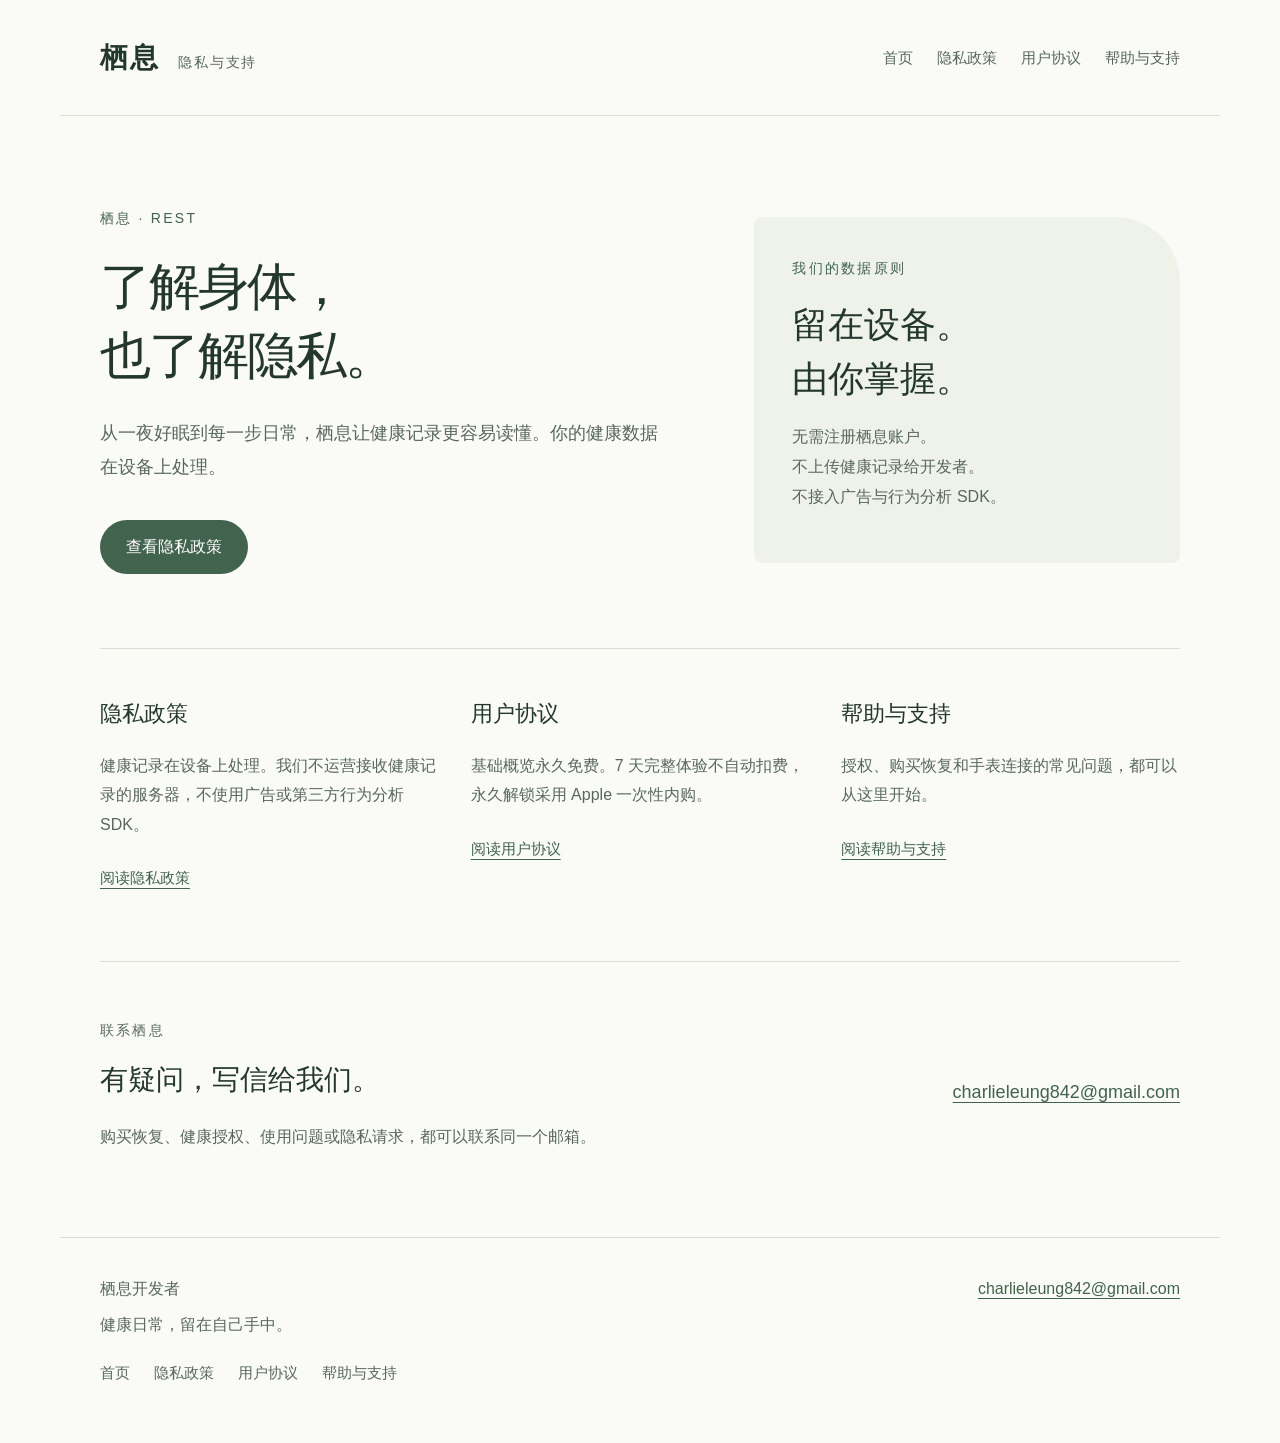
<file: index.html>
<!doctype html>
<html lang="zh-CN"><head><meta charset="utf-8"><meta name="viewport" content="width=device-width, initial-scale=1">
<meta name="description" content="栖息的隐私政策、用户协议和帮助中心。了解健康数据处理、7 天体验与 Apple 买断规则。"><meta name="color-scheme" content="light dark">
<meta http-equiv="Content-Security-Policy" content="default-src 'self'; style-src 'self'; img-src 'self' data:; base-uri 'none'; form-action 'none'">
<title>隐私与支持 · 栖息</title><link rel="stylesheet" href="styles.css"></head><body>
<a class="skip" href="#main">跳至正文</a><header><a class="brand" href="./">栖息<span>隐私与支持</span></a><nav aria-label="网站导航"><a href="./">首页</a><a href="privacy.html">隐私政策</a><a href="terms.html">用户协议</a><a href="support.html">帮助与支持</a></nav></header>
<main id="main"><section class="hero"><div><p class="eyebrow">栖息 · REST</p><h1>了解身体，<br>也了解隐私。</h1><p class="lead">从一夜好眠到每一步日常，栖息让健康记录更容易读懂。你的健康数据在设备上处理。</p><a class="button" href="privacy.html">查看隐私政策</a></div><div class="privacy-note"><span class="note-label">我们的数据原则</span><h2>留在设备。<br>由你掌握。</h2><p>无需注册栖息账户。<br>不上传健康记录给开发者。<br>不接入广告与行为分析 SDK。</p></div></section>
<section class="documents" aria-label="政策与支持"><a class="document-link" href="privacy.html"><h2>隐私政策</h2><p>健康记录在设备上处理。我们不运营接收健康记录的服务器，不使用广告或第三方行为分析 SDK。</p><span>阅读隐私政策</span></a><a class="document-link" href="terms.html"><h2>用户协议</h2><p>基础概览永久免费。7 天完整体验不自动扣费，永久解锁采用 Apple 一次性内购。</p><span>阅读用户协议</span></a><a class="document-link" href="support.html"><h2>帮助与支持</h2><p>授权、购买恢复和手表连接的常见问题，都可以从这里开始。</p><span>阅读帮助与支持</span></a></section>
<section class="contact"><div><p class="eyebrow">联系栖息</p><h2>有疑问，写信给我们。</h2><p>购买恢复、健康授权、使用问题或隐私请求，都可以联系同一个邮箱。</p></div><a href="mailto:charlieleung842@gmail.com">charlieleung842@gmail.com</a></section></main><footer><div><strong>栖息开发者</strong><a href="mailto:charlieleung842@gmail.com">charlieleung842@gmail.com</a></div><p>健康日常，留在自己手中。</p><nav aria-label="页脚导航"><a href="./">首页</a><a href="privacy.html">隐私政策</a><a href="terms.html">用户协议</a><a href="support.html">帮助与支持</a></nav></footer></body></html>
</file>
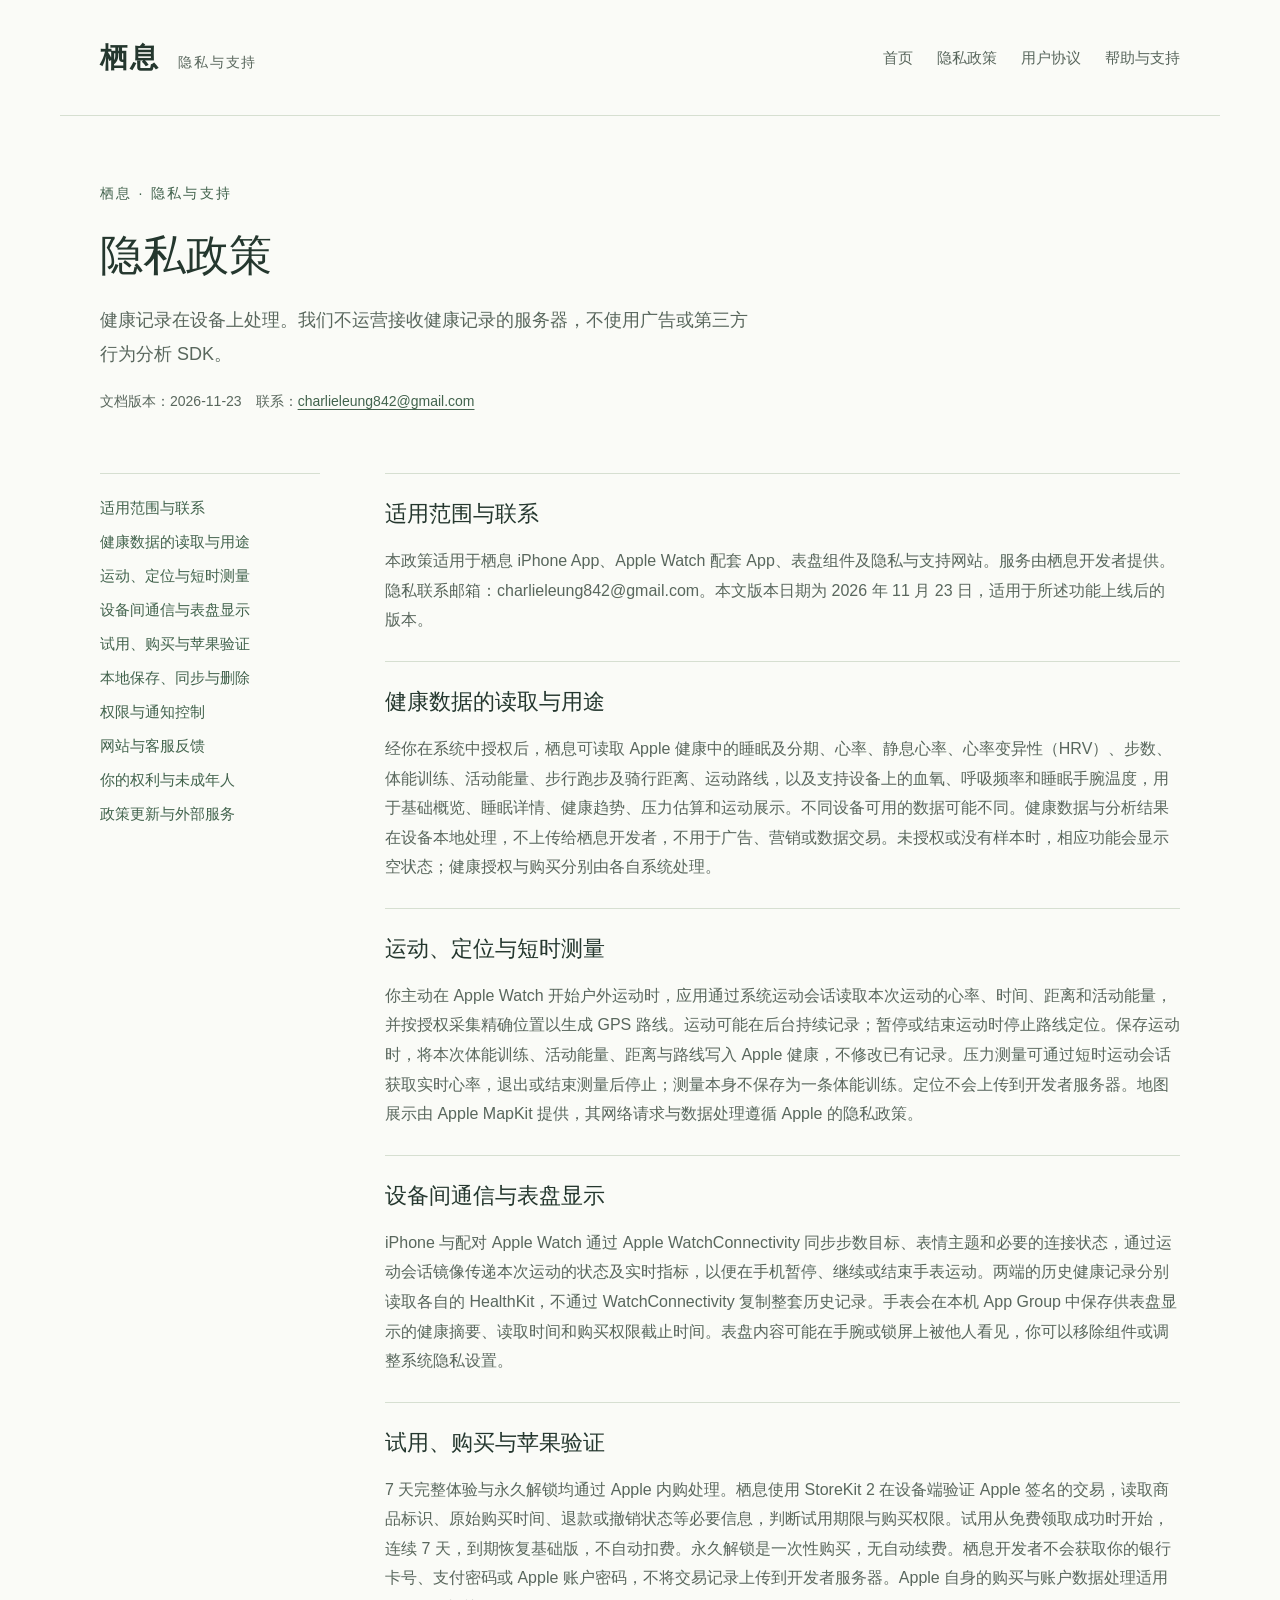
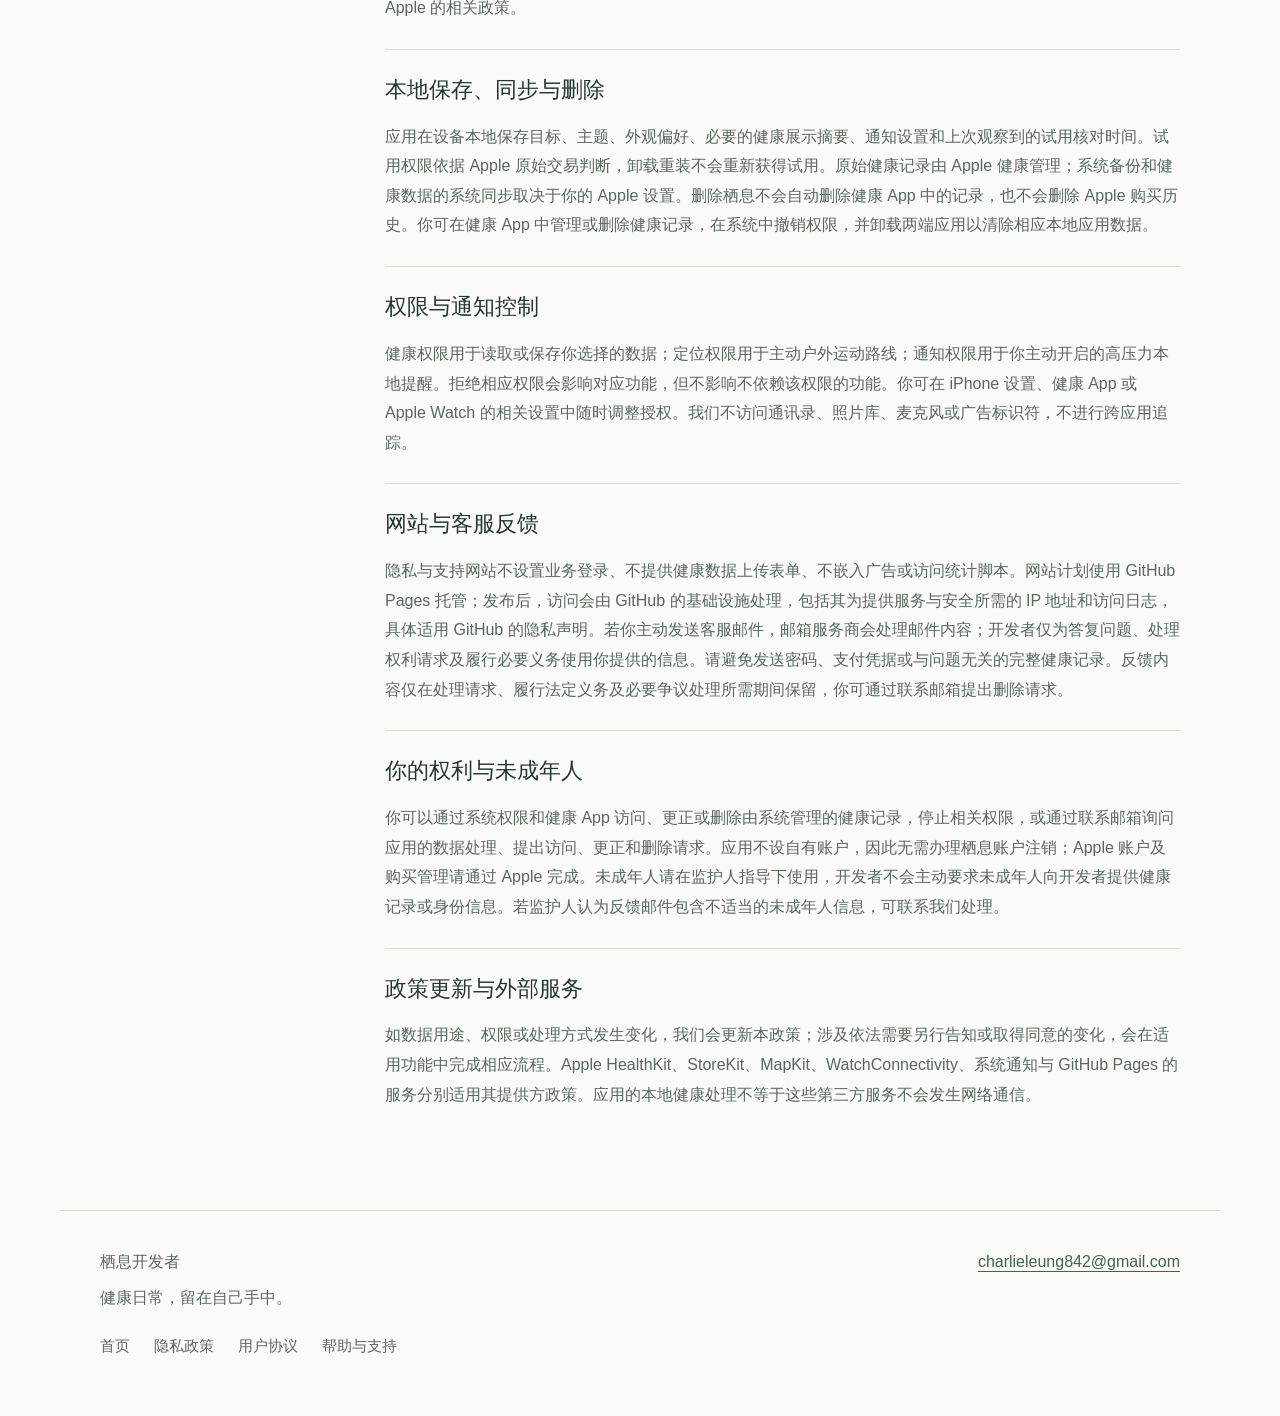
<file: privacy.html>
<!doctype html>
<html lang="zh-CN"><head><meta charset="utf-8"><meta name="viewport" content="width=device-width, initial-scale=1">
<meta name="description" content="健康记录在设备上处理。我们不运营接收健康记录的服务器，不使用广告或第三方行为分析 SDK。"><meta name="color-scheme" content="light dark">
<meta http-equiv="Content-Security-Policy" content="default-src 'self'; style-src 'self'; img-src 'self' data:; base-uri 'none'; form-action 'none'">
<title>隐私政策 · 栖息</title><link rel="stylesheet" href="styles.css"></head><body>
<a class="skip" href="#main">跳至正文</a><header><a class="brand" href="./">栖息<span>隐私与支持</span></a><nav aria-label="网站导航"><a href="./">首页</a><a href="privacy.html">隐私政策</a><a href="terms.html">用户协议</a><a href="support.html">帮助与支持</a></nav></header>
<main id="main"><div class="document-heading"><p class="eyebrow">栖息 · 隐私与支持</p><h1>隐私政策</h1><p class="lead">健康记录在设备上处理。我们不运营接收健康记录的服务器，不使用广告或第三方行为分析 SDK。</p><p class="small">文档版本：2026-11-23　联系：<a href="mailto:charlieleung842@gmail.com">charlieleung842@gmail.com</a></p></div><div class="document-layout"><aside aria-label="本页目录"><a href="#section-0">适用范围与联系</a><a href="#section-1">健康数据的读取与用途</a><a href="#section-2">运动、定位与短时测量</a><a href="#section-3">设备间通信与表盘显示</a><a href="#section-4">试用、购买与苹果验证</a><a href="#section-5">本地保存、同步与删除</a><a href="#section-6">权限与通知控制</a><a href="#section-7">网站与客服反馈</a><a href="#section-8">你的权利与未成年人</a><a href="#section-9">政策更新与外部服务</a></aside><article><section id="section-0"><h2>适用范围与联系</h2><p>本政策适用于栖息 iPhone App、Apple Watch 配套 App、表盘组件及隐私与支持网站。服务由栖息开发者提供。隐私联系邮箱：charlieleung842@gmail.com。本文版本日期为 2026 年 11 月 23 日，适用于所述功能上线后的版本。</p></section><section id="section-1"><h2>健康数据的读取与用途</h2><p>经你在系统中授权后，栖息可读取 Apple 健康中的睡眠及分期、心率、静息心率、心率变异性（HRV）、步数、体能训练、活动能量、步行跑步及骑行距离、运动路线，以及支持设备上的血氧、呼吸频率和睡眠手腕温度，用于基础概览、睡眠详情、健康趋势、压力估算和运动展示。不同设备可用的数据可能不同。健康数据与分析结果在设备本地处理，不上传给栖息开发者，不用于广告、营销或数据交易。未授权或没有样本时，相应功能会显示空状态；健康授权与购买分别由各自系统处理。</p></section><section id="section-2"><h2>运动、定位与短时测量</h2><p>你主动在 Apple Watch 开始户外运动时，应用通过系统运动会话读取本次运动的心率、时间、距离和活动能量，并按授权采集精确位置以生成 GPS 路线。运动可能在后台持续记录；暂停或结束运动时停止路线定位。保存运动时，将本次体能训练、活动能量、距离与路线写入 Apple 健康，不修改已有记录。压力测量可通过短时运动会话获取实时心率，退出或结束测量后停止；测量本身不保存为一条体能训练。定位不会上传到开发者服务器。地图展示由 Apple MapKit 提供，其网络请求与数据处理遵循 Apple 的隐私政策。</p></section><section id="section-3"><h2>设备间通信与表盘显示</h2><p>iPhone 与配对 Apple Watch 通过 Apple WatchConnectivity 同步步数目标、表情主题和必要的连接状态，通过运动会话镜像传递本次运动的状态及实时指标，以便在手机暂停、继续或结束手表运动。两端的历史健康记录分别读取各自的 HealthKit，不通过 WatchConnectivity 复制整套历史记录。手表会在本机 App Group 中保存供表盘显示的健康摘要、读取时间和购买权限截止时间。表盘内容可能在手腕或锁屏上被他人看见，你可以移除组件或调整系统隐私设置。</p></section><section id="section-4"><h2>试用、购买与苹果验证</h2><p>7 天完整体验与永久解锁均通过 Apple 内购处理。栖息使用 StoreKit 2 在设备端验证 Apple 签名的交易，读取商品标识、原始购买时间、退款或撤销状态等必要信息，判断试用期限与购买权限。试用从免费领取成功时开始，连续 7 天，到期恢复基础版，不自动扣费。永久解锁是一次性购买，无自动续费。栖息开发者不会获取你的银行卡号、支付密码或 Apple 账户密码，不将交易记录上传到开发者服务器。Apple 自身的购买与账户数据处理适用 Apple 的相关政策。</p></section><section id="section-5"><h2>本地保存、同步与删除</h2><p>应用在设备本地保存目标、主题、外观偏好、必要的健康展示摘要、通知设置和上次观察到的试用核对时间。试用权限依据 Apple 原始交易判断，卸载重装不会重新获得试用。原始健康记录由 Apple 健康管理；系统备份和健康数据的系统同步取决于你的 Apple 设置。删除栖息不会自动删除健康 App 中的记录，也不会删除 Apple 购买历史。你可在健康 App 中管理或删除健康记录，在系统中撤销权限，并卸载两端应用以清除相应本地应用数据。</p></section><section id="section-6"><h2>权限与通知控制</h2><p>健康权限用于读取或保存你选择的数据；定位权限用于主动户外运动路线；通知权限用于你主动开启的高压力本地提醒。拒绝相应权限会影响对应功能，但不影响不依赖该权限的功能。你可在 iPhone 设置、健康 App 或 Apple Watch 的相关设置中随时调整授权。我们不访问通讯录、照片库、麦克风或广告标识符，不进行跨应用追踪。</p></section><section id="section-7"><h2>网站与客服反馈</h2><p>隐私与支持网站不设置业务登录、不提供健康数据上传表单、不嵌入广告或访问统计脚本。网站计划使用 GitHub Pages 托管；发布后，访问会由 GitHub 的基础设施处理，包括其为提供服务与安全所需的 IP 地址和访问日志，具体适用 GitHub 的隐私声明。若你主动发送客服邮件，邮箱服务商会处理邮件内容；开发者仅为答复问题、处理权利请求及履行必要义务使用你提供的信息。请避免发送密码、支付凭据或与问题无关的完整健康记录。反馈内容仅在处理请求、履行法定义务及必要争议处理所需期间保留，你可通过联系邮箱提出删除请求。</p></section><section id="section-8"><h2>你的权利与未成年人</h2><p>你可以通过系统权限和健康 App 访问、更正或删除由系统管理的健康记录，停止相关权限，或通过联系邮箱询问应用的数据处理、提出访问、更正和删除请求。应用不设自有账户，因此无需办理栖息账户注销；Apple 账户及购买管理请通过 Apple 完成。未成年人请在监护人指导下使用，开发者不会主动要求未成年人向开发者提供健康记录或身份信息。若监护人认为反馈邮件包含不适当的未成年人信息，可联系我们处理。</p></section><section id="section-9"><h2>政策更新与外部服务</h2><p>如数据用途、权限或处理方式发生变化，我们会更新本政策；涉及依法需要另行告知或取得同意的变化，会在适用功能中完成相应流程。Apple HealthKit、StoreKit、MapKit、WatchConnectivity、系统通知与 GitHub Pages 的服务分别适用其提供方政策。应用的本地健康处理不等于这些第三方服务不会发生网络通信。</p></section></article></div></main><footer><div><strong>栖息开发者</strong><a href="mailto:charlieleung842@gmail.com">charlieleung842@gmail.com</a></div><p>健康日常，留在自己手中。</p><nav aria-label="页脚导航"><a href="./">首页</a><a href="privacy.html">隐私政策</a><a href="terms.html">用户协议</a><a href="support.html">帮助与支持</a></nav></footer></body></html>
</file>
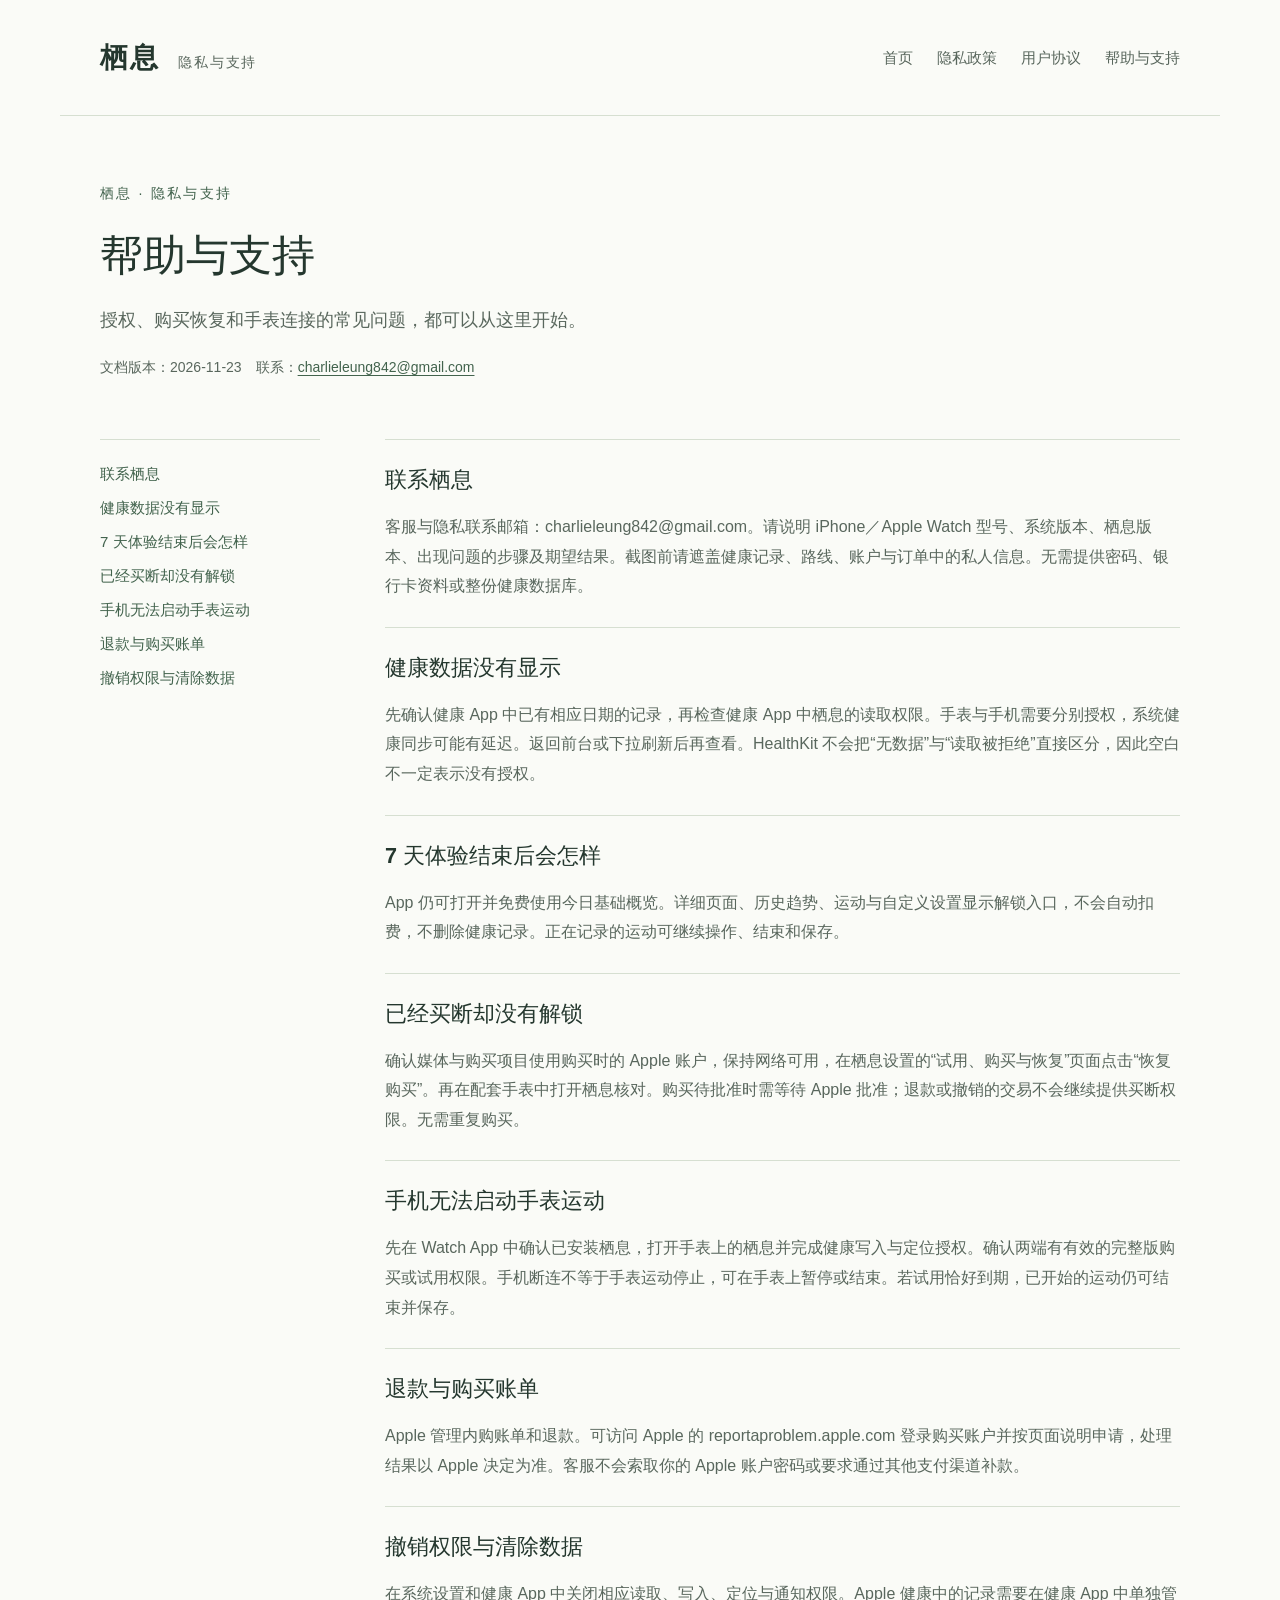
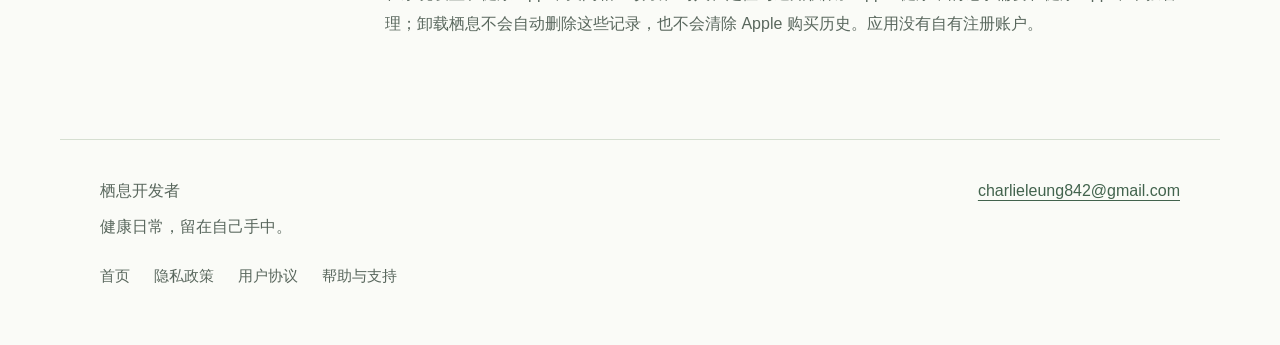
<file: support.html>
<!doctype html>
<html lang="zh-CN"><head><meta charset="utf-8"><meta name="viewport" content="width=device-width, initial-scale=1">
<meta name="description" content="授权、购买恢复和手表连接的常见问题，都可以从这里开始。"><meta name="color-scheme" content="light dark">
<meta http-equiv="Content-Security-Policy" content="default-src 'self'; style-src 'self'; img-src 'self' data:; base-uri 'none'; form-action 'none'">
<title>帮助与支持 · 栖息</title><link rel="stylesheet" href="styles.css"></head><body>
<a class="skip" href="#main">跳至正文</a><header><a class="brand" href="./">栖息<span>隐私与支持</span></a><nav aria-label="网站导航"><a href="./">首页</a><a href="privacy.html">隐私政策</a><a href="terms.html">用户协议</a><a href="support.html">帮助与支持</a></nav></header>
<main id="main"><div class="document-heading"><p class="eyebrow">栖息 · 隐私与支持</p><h1>帮助与支持</h1><p class="lead">授权、购买恢复和手表连接的常见问题，都可以从这里开始。</p><p class="small">文档版本：2026-11-23　联系：<a href="mailto:charlieleung842@gmail.com">charlieleung842@gmail.com</a></p></div><div class="document-layout"><aside aria-label="本页目录"><a href="#section-0">联系栖息</a><a href="#section-1">健康数据没有显示</a><a href="#section-2">7 天体验结束后会怎样</a><a href="#section-3">已经买断却没有解锁</a><a href="#section-4">手机无法启动手表运动</a><a href="#section-5">退款与购买账单</a><a href="#section-6">撤销权限与清除数据</a></aside><article><section id="section-0"><h2>联系栖息</h2><p>客服与隐私联系邮箱：charlieleung842@gmail.com。请说明 iPhone／Apple Watch 型号、系统版本、栖息版本、出现问题的步骤及期望结果。截图前请遮盖健康记录、路线、账户与订单中的私人信息。无需提供密码、银行卡资料或整份健康数据库。</p></section><section id="section-1"><h2>健康数据没有显示</h2><p>先确认健康 App 中已有相应日期的记录，再检查健康 App 中栖息的读取权限。手表与手机需要分别授权，系统健康同步可能有延迟。返回前台或下拉刷新后再查看。HealthKit 不会把“无数据”与“读取被拒绝”直接区分，因此空白不一定表示没有授权。</p></section><section id="section-2"><h2>7 天体验结束后会怎样</h2><p>App 仍可打开并免费使用今日基础概览。详细页面、历史趋势、运动与自定义设置显示解锁入口，不会自动扣费，不删除健康记录。正在记录的运动可继续操作、结束和保存。</p></section><section id="section-3"><h2>已经买断却没有解锁</h2><p>确认媒体与购买项目使用购买时的 Apple 账户，保持网络可用，在栖息设置的“试用、购买与恢复”页面点击“恢复购买”。再在配套手表中打开栖息核对。购买待批准时需等待 Apple 批准；退款或撤销的交易不会继续提供买断权限。无需重复购买。</p></section><section id="section-4"><h2>手机无法启动手表运动</h2><p>先在 Watch App 中确认已安装栖息，打开手表上的栖息并完成健康写入与定位授权。确认两端有有效的完整版购买或试用权限。手机断连不等于手表运动停止，可在手表上暂停或结束。若试用恰好到期，已开始的运动仍可结束并保存。</p></section><section id="section-5"><h2>退款与购买账单</h2><p>Apple 管理内购账单和退款。可访问 Apple 的 reportaproblem.apple.com 登录购买账户并按页面说明申请，处理结果以 Apple 决定为准。客服不会索取你的 Apple 账户密码或要求通过其他支付渠道补款。</p></section><section id="section-6"><h2>撤销权限与清除数据</h2><p>在系统设置和健康 App 中关闭相应读取、写入、定位与通知权限。Apple 健康中的记录需要在健康 App 中单独管理；卸载栖息不会自动删除这些记录，也不会清除 Apple 购买历史。应用没有自有注册账户。</p></section></article></div></main><footer><div><strong>栖息开发者</strong><a href="mailto:charlieleung842@gmail.com">charlieleung842@gmail.com</a></div><p>健康日常，留在自己手中。</p><nav aria-label="页脚导航"><a href="./">首页</a><a href="privacy.html">隐私政策</a><a href="terms.html">用户协议</a><a href="support.html">帮助与支持</a></nav></footer></body></html>
</file>
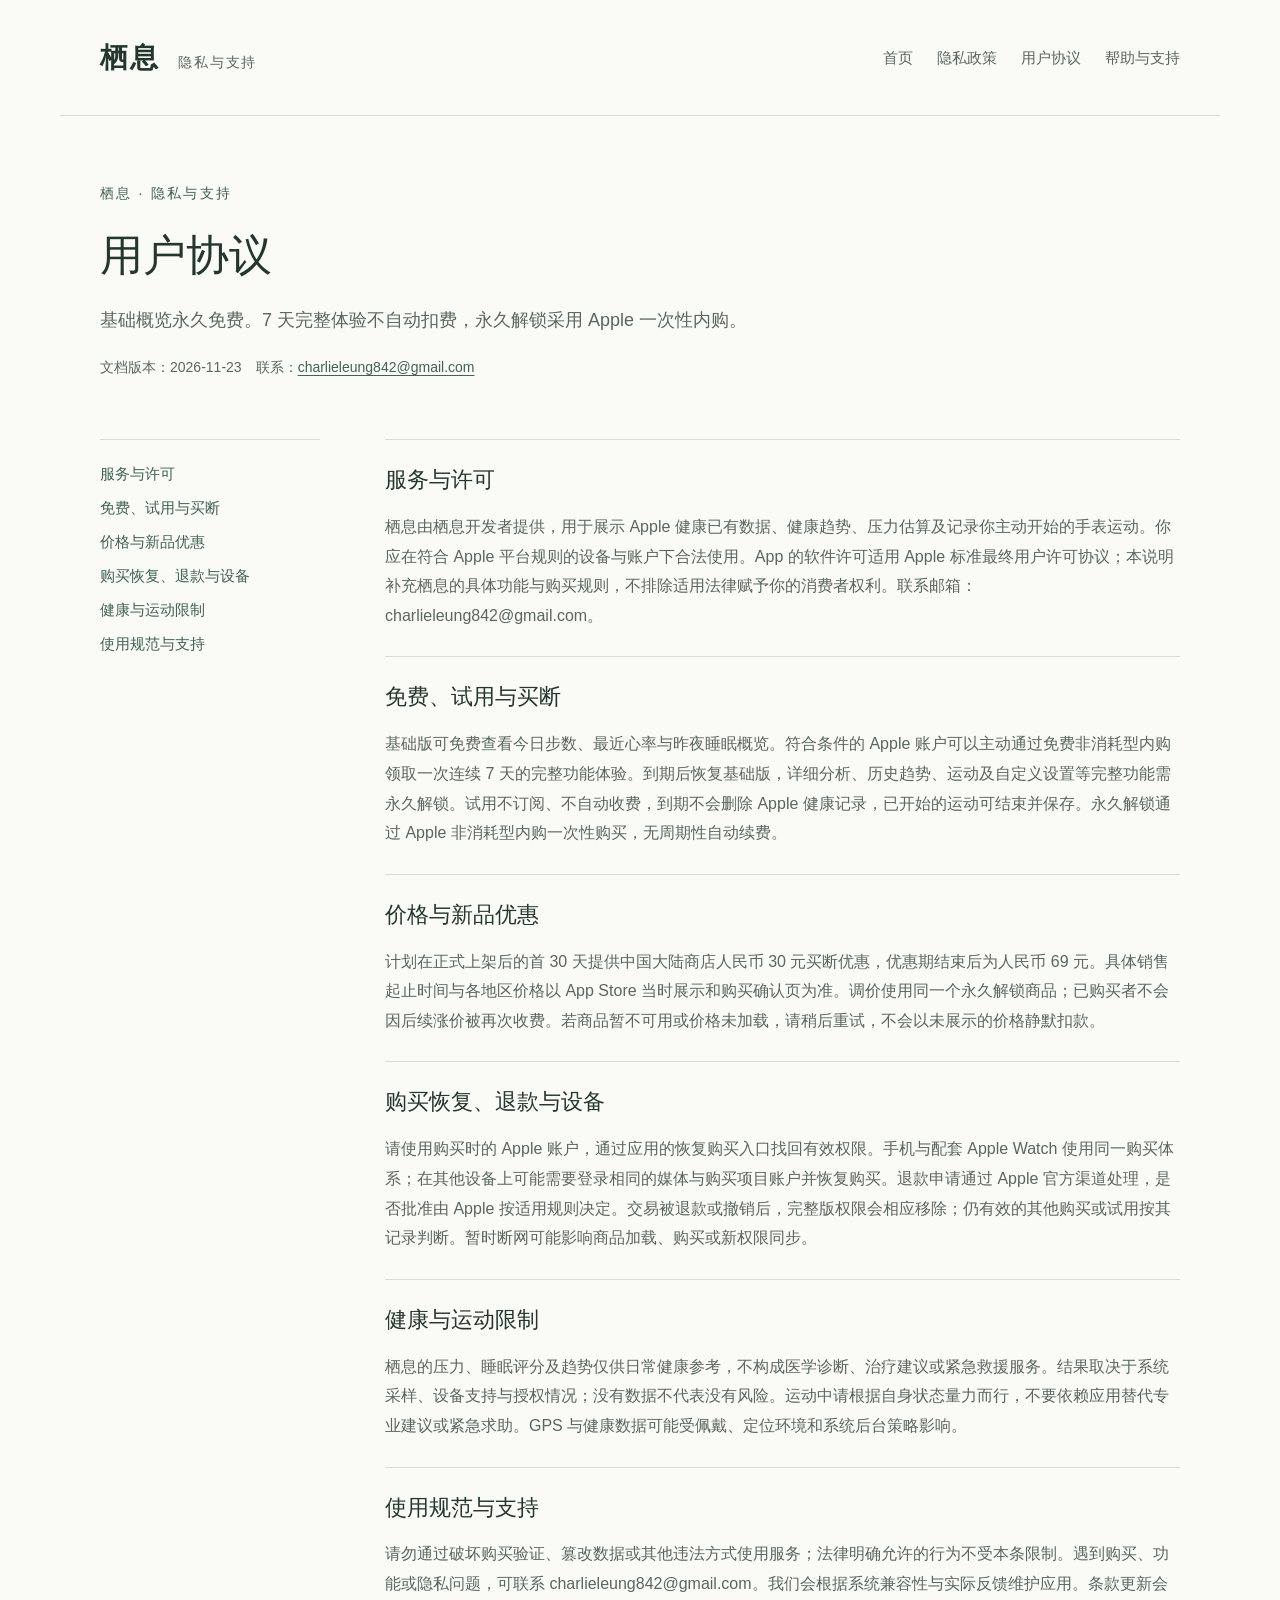
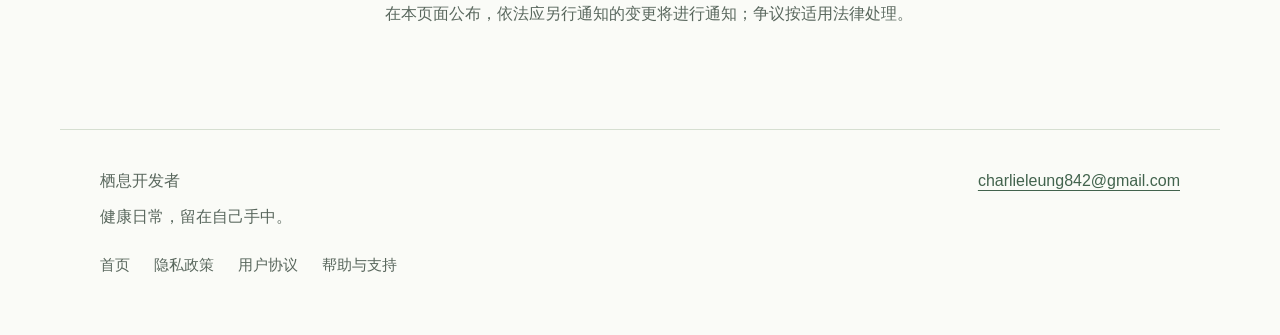
<file: terms.html>
<!doctype html>
<html lang="zh-CN"><head><meta charset="utf-8"><meta name="viewport" content="width=device-width, initial-scale=1">
<meta name="description" content="基础概览永久免费。7 天完整体验不自动扣费，永久解锁采用 Apple 一次性内购。"><meta name="color-scheme" content="light dark">
<meta http-equiv="Content-Security-Policy" content="default-src 'self'; style-src 'self'; img-src 'self' data:; base-uri 'none'; form-action 'none'">
<title>用户协议 · 栖息</title><link rel="stylesheet" href="styles.css"></head><body>
<a class="skip" href="#main">跳至正文</a><header><a class="brand" href="./">栖息<span>隐私与支持</span></a><nav aria-label="网站导航"><a href="./">首页</a><a href="privacy.html">隐私政策</a><a href="terms.html">用户协议</a><a href="support.html">帮助与支持</a></nav></header>
<main id="main"><div class="document-heading"><p class="eyebrow">栖息 · 隐私与支持</p><h1>用户协议</h1><p class="lead">基础概览永久免费。7 天完整体验不自动扣费，永久解锁采用 Apple 一次性内购。</p><p class="small">文档版本：2026-11-23　联系：<a href="mailto:charlieleung842@gmail.com">charlieleung842@gmail.com</a></p></div><div class="document-layout"><aside aria-label="本页目录"><a href="#section-0">服务与许可</a><a href="#section-1">免费、试用与买断</a><a href="#section-2">价格与新品优惠</a><a href="#section-3">购买恢复、退款与设备</a><a href="#section-4">健康与运动限制</a><a href="#section-5">使用规范与支持</a></aside><article><section id="section-0"><h2>服务与许可</h2><p>栖息由栖息开发者提供，用于展示 Apple 健康已有数据、健康趋势、压力估算及记录你主动开始的手表运动。你应在符合 Apple 平台规则的设备与账户下合法使用。App 的软件许可适用 Apple 标准最终用户许可协议；本说明补充栖息的具体功能与购买规则，不排除适用法律赋予你的消费者权利。联系邮箱：charlieleung842@gmail.com。</p></section><section id="section-1"><h2>免费、试用与买断</h2><p>基础版可免费查看今日步数、最近心率与昨夜睡眠概览。符合条件的 Apple 账户可以主动通过免费非消耗型内购领取一次连续 7 天的完整功能体验。到期后恢复基础版，详细分析、历史趋势、运动及自定义设置等完整功能需永久解锁。试用不订阅、不自动收费，到期不会删除 Apple 健康记录，已开始的运动可结束并保存。永久解锁通过 Apple 非消耗型内购一次性购买，无周期性自动续费。</p></section><section id="section-2"><h2>价格与新品优惠</h2><p>计划在正式上架后的首 30 天提供中国大陆商店人民币 30 元买断优惠，优惠期结束后为人民币 69 元。具体销售起止时间与各地区价格以 App Store 当时展示和购买确认页为准。调价使用同一个永久解锁商品；已购买者不会因后续涨价被再次收费。若商品暂不可用或价格未加载，请稍后重试，不会以未展示的价格静默扣款。</p></section><section id="section-3"><h2>购买恢复、退款与设备</h2><p>请使用购买时的 Apple 账户，通过应用的恢复购买入口找回有效权限。手机与配套 Apple Watch 使用同一购买体系；在其他设备上可能需要登录相同的媒体与购买项目账户并恢复购买。退款申请通过 Apple 官方渠道处理，是否批准由 Apple 按适用规则决定。交易被退款或撤销后，完整版权限会相应移除；仍有效的其他购买或试用按其记录判断。暂时断网可能影响商品加载、购买或新权限同步。</p></section><section id="section-4"><h2>健康与运动限制</h2><p>栖息的压力、睡眠评分及趋势仅供日常健康参考，不构成医学诊断、治疗建议或紧急救援服务。结果取决于系统采样、设备支持与授权情况；没有数据不代表没有风险。运动中请根据自身状态量力而行，不要依赖应用替代专业建议或紧急求助。GPS 与健康数据可能受佩戴、定位环境和系统后台策略影响。</p></section><section id="section-5"><h2>使用规范与支持</h2><p>请勿通过破坏购买验证、篡改数据或其他违法方式使用服务；法律明确允许的行为不受本条限制。遇到购买、功能或隐私问题，可联系 charlieleung842@gmail.com。我们会根据系统兼容性与实际反馈维护应用。条款更新会在本页面公布，依法应另行通知的变更将进行通知；争议按适用法律处理。</p></section></article></div></main><footer><div><strong>栖息开发者</strong><a href="mailto:charlieleung842@gmail.com">charlieleung842@gmail.com</a></div><p>健康日常，留在自己手中。</p><nav aria-label="页脚导航"><a href="./">首页</a><a href="privacy.html">隐私政策</a><a href="terms.html">用户协议</a><a href="support.html">帮助与支持</a></nav></footer></body></html>
</file>
<file: styles.css>
:root{--paper:#fafbf7;--card:#eef2e9;--ink:#24372e;--muted:#59675d;--sage:#42634d;--line:#d6dfd1;--white:#fff}*{box-sizing:border-box}html{scroll-behavior:smooth;scroll-padding-top:2rem}body{margin:0;background:var(--paper);color:var(--ink);font:1rem/1.85 -apple-system,BlinkMacSystemFont,"PingFang SC","Microsoft YaHei",sans-serif}a{color:var(--sage);text-underline-offset:.24em}a:focus-visible{outline:3px solid var(--sage);outline-offset:5px}header,main,footer{max-width:1160px;margin:auto;padding-left:40px;padding-right:40px}header{min-height:116px;display:flex;align-items:center;justify-content:space-between;gap:24px;border-bottom:1px solid var(--line)}.brand{font-size:1.75rem;letter-spacing:.08em;text-decoration:none;font-weight:650;color:var(--ink);white-space:nowrap}.brand span{font-size:.875rem;font-weight:400;letter-spacing:.12em;display:inline-block;margin-left:18px;color:var(--muted)}nav{display:flex;gap:24px;flex-wrap:wrap}nav a{font-size:.9375rem;text-decoration:none;color:var(--muted)}nav a:hover{text-decoration:underline}.skip{position:absolute;left:10px;top:-100px;background:var(--white);padding:10px}.skip:focus{top:10px}.hero{display:grid;grid-template-columns:1.35fr 1fr;gap:80px;padding:90px 0 74px;align-items:center}.eyebrow,.note-label{font-size:.875rem;letter-spacing:.16em;color:var(--sage);margin:0 0 20px}.hero h1{font-size:clamp(2.4rem,4vw,3.75rem);font-weight:550;line-height:1.35;letter-spacing:-.04em;margin:0 0 26px}.lead{font-size:1.125rem;color:var(--muted);line-height:1.9;max-width:660px}.button{display:inline-block;margin-top:18px;background:var(--sage);color:#fff;padding:12px 26px;border-radius:100px;text-decoration:none;font-weight:550}.privacy-note{padding:36px 38px;background:var(--card);border-radius:8px 65px 8px 8px}.privacy-note h2{font-size:2.25rem;font-weight:500;line-height:1.5;margin:16px 0}.privacy-note p{color:var(--muted)}.rule{height:1px;background:var(--line);margin:24px 0}.small{font-size:.875rem;color:var(--muted)}.documents{display:grid;grid-template-columns:repeat(3,1fr);gap:32px;padding:28px 0 68px;border-top:1px solid var(--line)}.document-link{text-decoration:none;color:var(--ink)}.document-link h2{font-size:1.4rem;font-weight:550;margin:16px 0 12px}.document-link p{color:var(--muted);margin-bottom:24px}.document-link span{color:var(--sage);font-size:.9375rem;text-decoration:underline;text-underline-offset:.3em}.document-link:hover h2{color:var(--sage)}.contact{border-top:1px solid var(--line);padding:56px 0 70px;display:flex;justify-content:space-between;align-items:center;gap:30px}.contact .eyebrow{margin-bottom:10px}.contact h2{font-size:1.75rem;font-weight:500;margin:0}.contact p{color:var(--muted);max-width:580px}.contact>a{font-size:1.125rem;overflow-wrap:anywhere}footer{padding-top:36px;padding-bottom:36px;border-top:1px solid var(--line);color:var(--muted)}footer>div{display:flex;justify-content:space-between;gap:20px;flex-wrap:wrap}footer strong{font-weight:500}footer>p{margin:6px 0 16px}footer nav{margin:20px 0}.document-heading{padding:65px 0 44px}.document-heading h1{font-size:2.7rem;line-height:1.3;font-weight:550;margin:0 0 20px}.document-heading .small{overflow-wrap:anywhere}.document-layout{display:grid;grid-template-columns:220px 1fr;gap:65px;padding-bottom:75px}aside{position:sticky;top:30px;align-self:start;display:flex;flex-direction:column;gap:10px;border-top:1px solid var(--line);padding-top:22px}aside a{font-size:.9375rem;text-decoration:none;line-height:1.6}article section{border-top:1px solid var(--line);padding:20px 0 26px}article h2{font-size:1.35rem;font-weight:550;margin:0 0 12px}article p{margin:0;color:var(--muted);overflow-wrap:anywhere}@media(max-width:800px){header,main,footer{padding-left:24px;padding-right:24px}header{align-items:flex-start;flex-direction:column;gap:14px;padding-top:22px;padding-bottom:22px}nav{gap:16px}.hero{grid-template-columns:1fr;gap:34px;padding:46px 0}.privacy-note{padding:25px 28px}.privacy-note h2{font-size:1.9rem}.documents{grid-template-columns:1fr;gap:0;padding-bottom:30px}.document-link{padding:8px 0 24px;border-bottom:1px solid var(--line)}.document-link:last-child{border:0}.contact{display:block;padding:36px 0 44px}.document-layout{grid-template-columns:1fr;gap:28px}aside{position:static;display:grid;grid-template-columns:1fr 1fr;gap:12px}.document-heading{padding-top:40px}.document-heading h1{font-size:2.2rem}}@media(prefers-color-scheme:dark){:root{--paper:#16221c;--card:#213329;--ink:#e6eee4;--muted:#b3c2b2;--sage:#bbd1ac;--line:#3c4d3f;--white:#213329}.button{background:#bbd1ac;color:#16221c}}@media(prefers-reduced-motion:reduce){html{scroll-behavior:auto}}@media print{header,aside,footer,.button{display:none}.document-layout{display:block}body{color:#000;background:#fff}article p,.lead{color:#222}article section{break-inside:avoid}}
</file>
